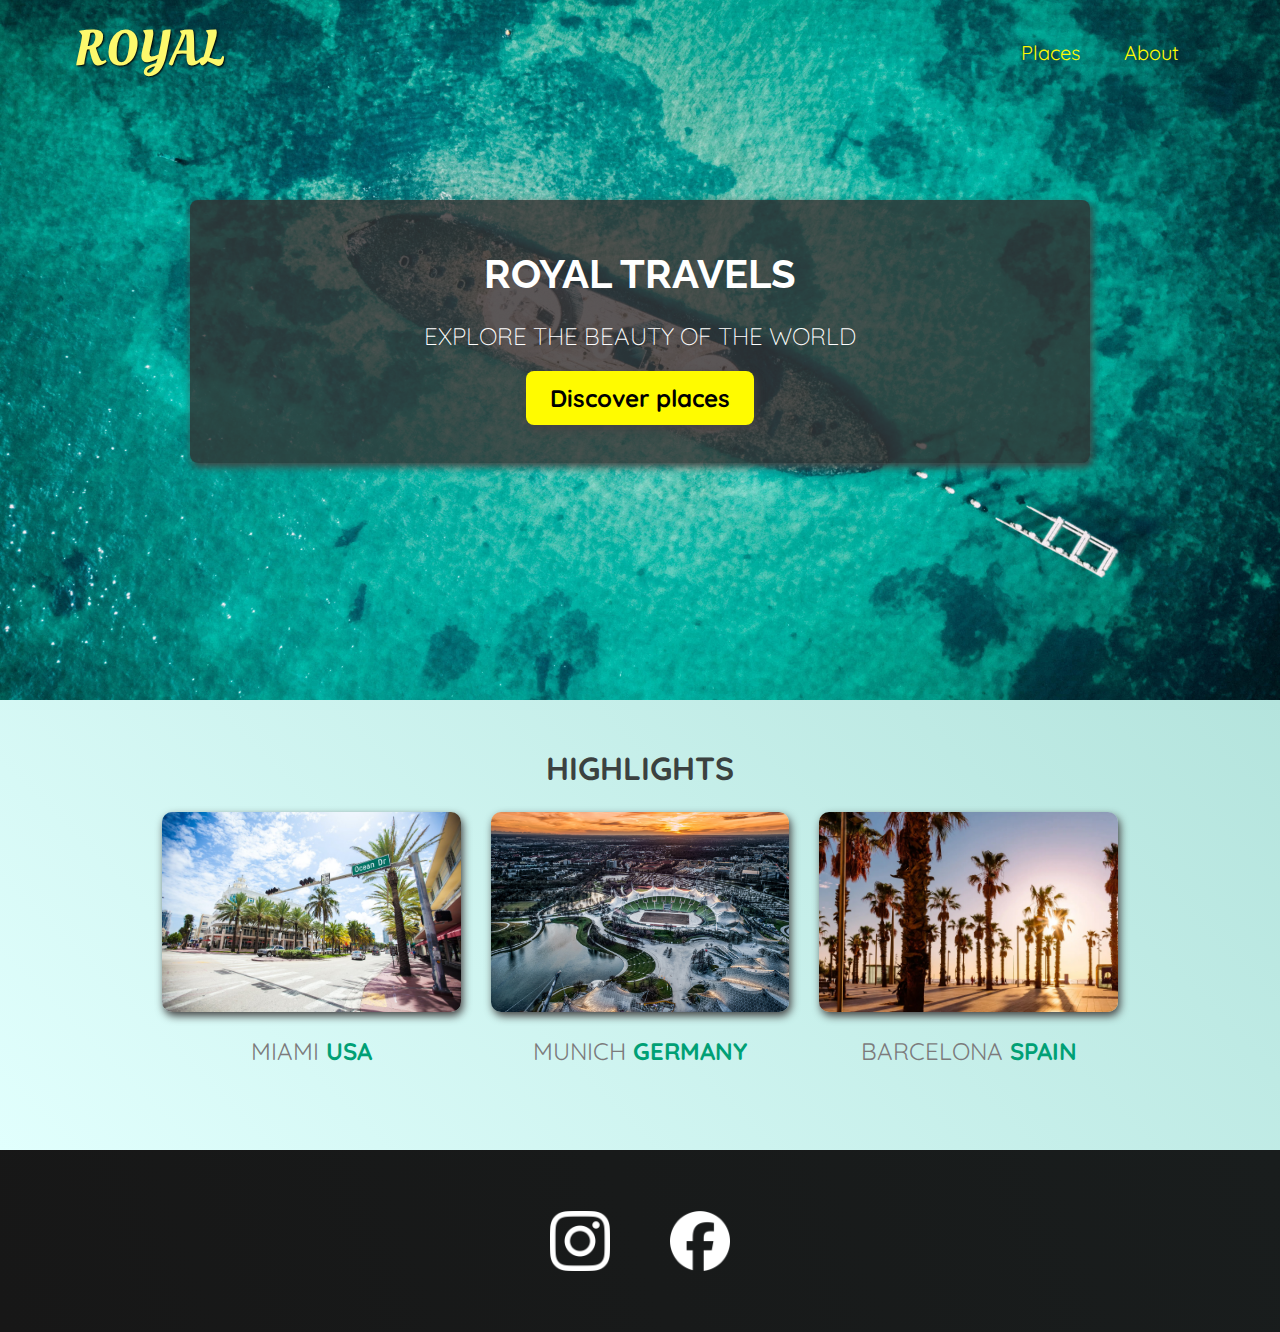
<file: TRAVEL-PAGE/index.html>
<!DOCTYPE html>
<html lang="en">
  <head>
    <meta charset="UTF-8" />
    <link rel="preconnect" href="https://fonts.googleapis.com" />
    <link rel="preconnect" href="https://fonts.gstatic.com" crossorigin />
    <link
      href="https://fonts.googleapis.com/css2?family=Oleo+Script:wght@700&family=Quicksand:wght@300;500&family=Raleway:wght@700&display=swap"
      rel="stylesheet"
    />
    <link rel="stylesheet" href="shared.css" />
    <link rel="stylesheet" href="style.css" />
    <title>Royal Travels</title>
  </head>
  <body>
    <header>
      <div id="page-logo">
        <a href="index.html">Royal</a>
      </div>
      <nav>
        <ul>
          <li><a href="index1.html">Places</a></li>
          <li><a href="">About</a></li>
        </ul>
      </nav>
    </header>
    <main>
      <section id="hero">
        <div id="hero-content">
          <h1>Royal Travels</h1>
          <p>EXPLORE THE BEAUTY OF THE WORLD</p>
          <a href="index1.html">Discover places</a>
        </div>
      </section>
      <section id="highlight">
        <h2>Highlights</h2>
        <ul id="destinations">
          <li class="destination">
            <img
              src="images/places/miami.jpg"
              alt="Miami streets on a sunny day"
            />
            <p>Miami <strong>USA</strong></p>
          </li>
          <li class="destination">
            <img
              src="images/places/munich.jpg"
              alt="Munich stadium in winter"
            />
            <p>Munich <strong>Germany</strong></p>
          </li>
          <li class="destination">
            <img src="images/places/barcelona.jpg" alt="Barcelona Seaside" />
            <p>Barcelona <strong>Spain</strong></p>
          </li>
        </ul>
      </section>
    </main>
    <footer>
      <ul>
        <li>
          <a href="https://www.instagram.com"
            ><img src="images/icons/instagram.png" alt="Instagram Icon"
          /></a>
        </li>
        <li>
          <a href="https://www.facebook.com"
            ><img src="images/icons/facebook.png" alt="Facebook Icon"
          /></a>
        </li>
      </ul>
    </footer>
  </body>
</html>
</file>
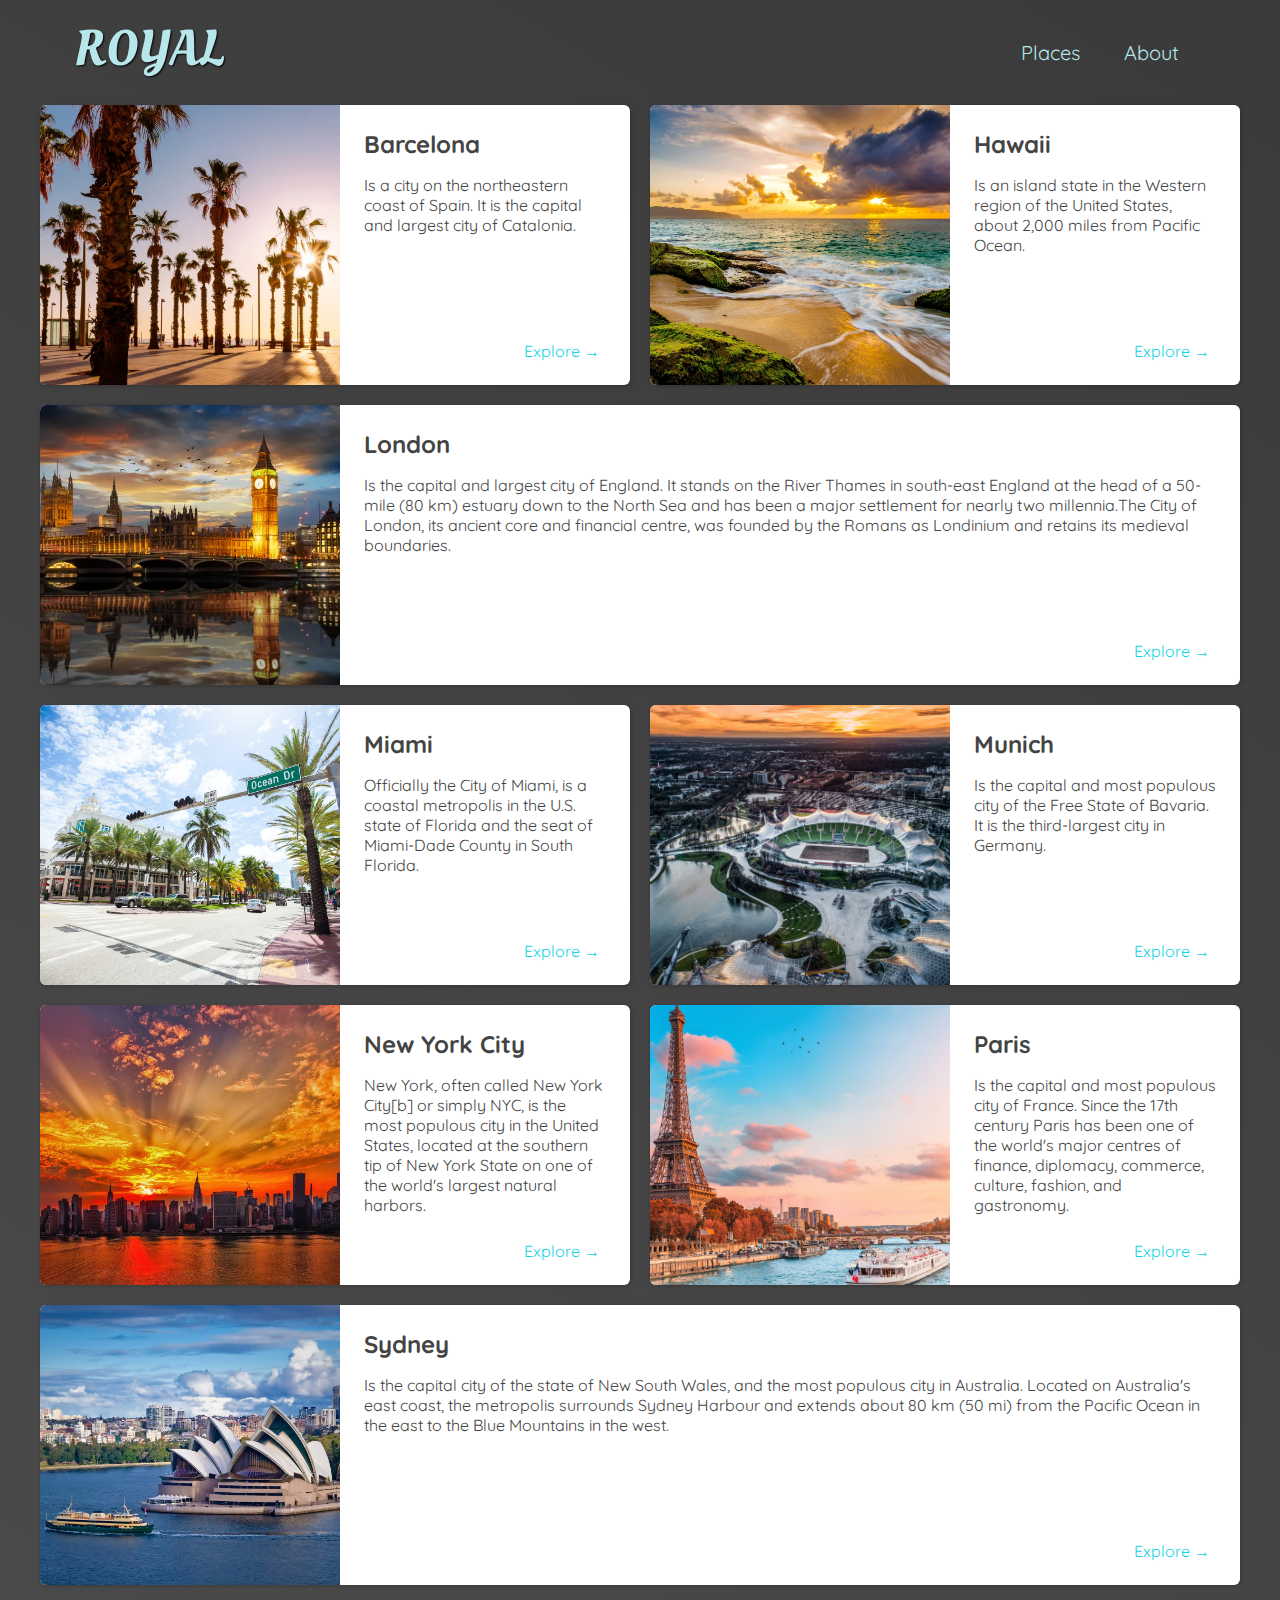
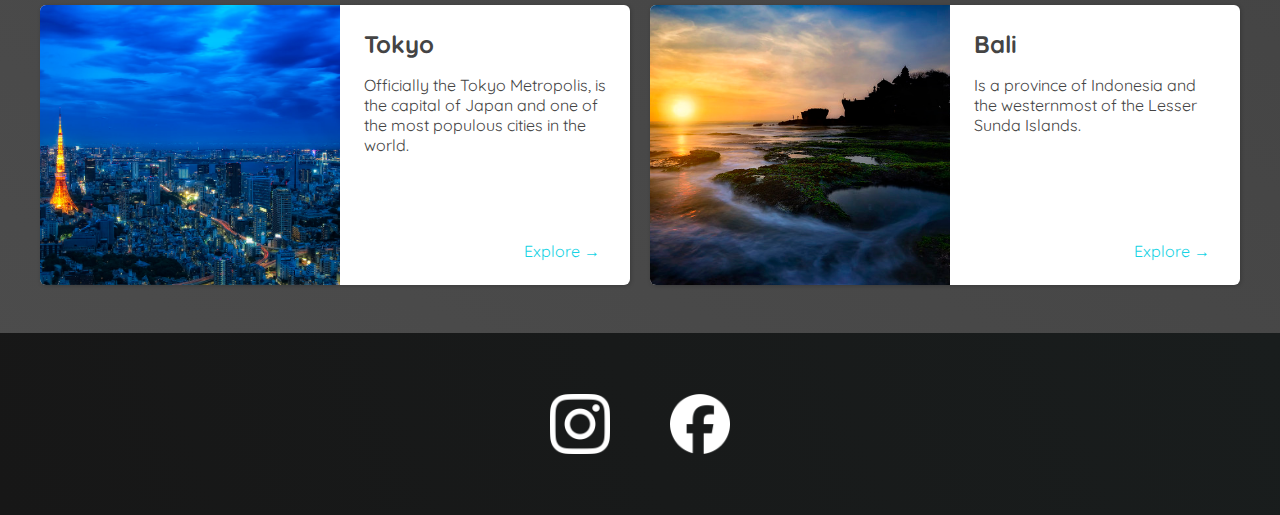
<file: TRAVEL-PAGE/index1.html>
<!DOCTYPE html>
<html lang="en">
  <head>
    <meta charset="UTF-8" />
    <link rel="preconnect" href="https://fonts.googleapis.com" />
    <link rel="preconnect" href="https://fonts.gstatic.com" crossorigin />
    <link
      href="https://fonts.googleapis.com/css2?family=Oleo+Script:wght@700&family=Quicksand:wght@300;500&family=Raleway:wght@700&display=swap"
      rel="stylesheet"
    />
    <link rel="stylesheet" href="shared.css" />
    <link rel="stylesheet" href="places.css" />
    <title>Royal</title>
  </head>
  <body>
    <header>
      <div id="page-logo">
        <a href="index.html">Royal</a>
      </div>
      <nav>
        <ul>
          <li><a href="index1.html">Places</a></li>
          <li><a href="">About</a></li>
        </ul>
      </nav>
    </header>
    <main>
      <ul>
        <li>
          <img src="images/places/barcelona.jpg" alt="City Of Barcelona" />
          <div class="item-content">
            <div>
              <h2>Barcelona</h2>
              <p>
                Is a city on the northeastern coast of Spain. It is the capital
                and largest city of Catalonia.
              </p>
            </div>
            <div class="actions">
              <a href="https://en.wikipedia.org/wiki/Barcelona">Explore &#x2192</a>
            </div>
          </div>
        </li>
        <li>
          <img src="images/places/hawaii.jpg" alt="Hawaii beach" />
          <div class="item-content">
            <div>
              <h2>Hawaii</h2>
              <p>
                Is an island state in the Western region of the United States,
                about 2,000 miles from Pacific Ocean.
              </p>
            </div>
            <div class="actions">
              <a href="https://en.wikipedia.org/wiki/Hawaii">Explore &#x2192</a>
            </div>
          </div>
        </li>
        <li>
          <img src="images/places/london.jpg" alt="London city" />
          <div class="item-content">
            <div>
              <h2>London</h2>
              <p>
                Is the capital and largest city of England. It stands on the
                River Thames in south-east England at the head of a 50-mile (80
                km) estuary down to the North Sea and has been a major
                settlement for nearly two millennia.The City of London, its
                ancient core and financial centre, was founded by the Romans as
                Londinium and retains its medieval boundaries.
              </p>
            </div>
            <div class="actions">
              <a href="https://en.wikipedia.org/wiki/London">Explore &#x2192</a>
            </div>
          </div>
        </li>
        <li>
          <img src="images/places/miami.jpg" alt="Miami streets" />
          <div class="item-content">
            <div>
              <h2>Miami</h2>
              <p>
                Officially the City of Miami, is a coastal metropolis in the
                U.S. state of Florida and the seat of Miami-Dade County in South
                Florida.
              </p>
            </div>
            <div class="actions">
              <a href="https://en.wikipedia.org/wiki/Miami">Explore &#x2192</a>
            </div>
          </div>
        </li>
        <li>
          <img src="images/places/munich.jpg" alt="Munich football stadium" />
          <div class="item-content">
            <div>
              <h2>Munich</h2>
              <p>
                Is the capital and most populous city of the Free State of
                Bavaria. It is the third-largest city in Germany.
              </p>
            </div>
            <div class="actions">
              <a href="https://en.wikipedia.org/wiki/Munich">Explore &#x2192</a>
            </div>
          </div>
        </li>
        <li>
          <img src="images/places/nyc.jpg" alt="New York City skyline" />
          <div class="item-content">
            <div>
              <h2>New York City</h2>
              <p>
                New York, often called New York City[b] or simply NYC, is the
                most populous city in the United States, located at the southern
                tip of New York State on one of the world's largest natural
                harbors.
              </p>
            </div>
            <div class="actions">
              <a href="https://en.wikipedia.org/wiki/New_York_City">Explore &#x2192</a>
            </div>
          </div>
        </li>
        <li>
          <img src="images/places/paris.jpg" alt="Paris city" />
          <div class="item-content">
            <div>
              <h2>Paris</h2>
              <p>
                Is the capital and most populous city of France. Since the 17th
                century Paris has been one of the world's major centres of
                finance, diplomacy, commerce, culture, fashion, and gastronomy.
              </p>
            </div>
            <div class="actions">
              <a href="https://en.wikipedia.org/wiki/paris">Explore &#x2192</a>
            </div>
          </div>
        </li>
        <li>
          <img src="images/places/sydney.jpg" alt="Sydney beach" />
          <div class="item-content">
            <div>
              <h2>Sydney</h2>
              <p>
                Is the capital city of the state of New South Wales, and the
                most populous city in Australia. Located on Australia's east coast, the metropolis surrounds Sydney Harbour and extends about 80 km (50 mi) from the Pacific Ocean in the east to the Blue Mountains in the west.
              </p>
            </div>
            <div class="actions">
              <a href="https://en.wikipedia.org/wiki/Sydney">Explore &#x2192</a>
            </div>
          </div>
        </li>
        <li>
          <img src="images/places/tokyo.jpg" alt="Tokyo skyline" />
          <div class="item-content">
            <div>
              <h2>Tokyo</h2>
              <p>
                Officially the Tokyo Metropolis, is the capital of Japan and one
                of the most populous cities in the world.
              </p>
            </div>
            <div class="actions">
              <a href="https://en.wikipedia.org/wiki/tokyo">Explore &#x2192</a>
            </div>
          </div>
        </li>
        <li>
          <img src="images/places/Bali.jpg" alt="Bali beach" />
          <div class="item-content">
            <div>
              <h2>Bali</h2>
              <p>
                Is a province of Indonesia and the westernmost of the Lesser
                Sunda Islands.
              </p>
            </div>
            <div class="actions">
              <a href="https://en.wikipedia.org/wiki/Bali">Explore &#x2192</a>
            </div>
          </div>
        </li>
      </ul>
    </main>
    <footer>
      <ul>
        <li>
          <a href="https://www.instagram.com"
            ><img src="images/icons/instagram.png" alt="Instagram Icon"
          /></a>
        </li>
        <li>
          <a href="https://www.facebook.com"
            ><img src="images/icons/facebook.png" alt="Facebook Icon"
          /></a>
        </li>
      </ul>
    </footer>
  </body>
</html>
</file>
<file: TRAVEL-PAGE/shared.css>
body {
  font-family: "Quicksand", sans-serif;
  margin: 0;
}

ul {
  list-style: none;
  padding: 0;
  margin: 25px;
}

header {
  display: flex;
  justify-content: space-between;
  padding: 15px 5%;
  position: absolute;
  width: 100%;
  box-sizing: border-box;
  top: 0;
  left: 0;
}

header ul {
  display: flex;
}

header li {
  margin-left: 20px;
}

footer {
  background: linear-gradient(70deg, rgb(23, 23, 23), rgb(25, 29, 29));
  padding: 36px 0;
}

footer ul {
  display: flex;
  justify-content: center;
  flex-wrap: wrap;
}

footer li {
  width: 60px;
  height: 60px;
  margin: 0 30px;
}

footer img {
  width: 100%;
  height: 100%;
}

#page-logo a {
  font-family: "Oleo Script", sans-serif;
  padding: 10px;
  color: rgb(252, 249, 108);
  font-size: 50px;
  text-decoration: none;
  text-transform: uppercase;
  text-shadow: 1px 1px 2px black;
}

header ul a {
  color: rgb(255, 251, 0);
  text-decoration: none;
  font-size: 20px;
  padding: 12px;
  border-radius: 6px;
}

header ul a:hover {
  color: rgb(77, 77, 77);
  background-color: rgb(255, 251, 0);
  box-shadow: 1px 1px 2px rgba(0, 0, 0, 0.2);
}

/* Media Queries for responsiveness */
@media (max-width: 768px) {
  header {
    flex-direction: column;
    align-items: center;
  }
  
  header ul {
    flex-direction: column;
    align-items: center;
  }
  
  header li {
    margin-left: 0;
    margin-top: 10px;
  }

  #page-logo a {
    font-size: 40px;
  }

  header ul a {
    font-size: 18px;
    padding: 10px;
  }
}

@media (max-width: 480px) {
  header {
    padding: 10px 2%;
  }

  #page-logo a {
    font-size: 30px;
  }

  header ul a {
    font-size: 16px;
    padding: 8px;
  }

  footer li {
    width: 40px;
    height: 40px;
    margin: 0 15px;
  }
}
</file>
<file: TRAVEL-PAGE/style.css>
#hero {
  height: 700px;
  background-image: url(images/places/ocean.jpg);
  background-position: center;
  background-size: cover;
}

#hero-content {
  width: 90%;
  max-width: 900px;
  background-color: rgba(51, 47, 47, 0.8);
  box-shadow: 2px 4px 8px rgb(68, 67, 67);
  border-radius: 8px;
  text-align: center;
  margin: 0 auto;
  padding: 50px 0;
  position: relative;
  top: 200px;
}

#hero-content h1 {
  color: white;
  font-family: "Raleway", sans-serif;
  font-size: 2.5rem;
  text-transform: uppercase;
  margin: 0;
}

#hero-content p {
  color: white;
  font-size: 1.5rem;
  text-transform: uppercase;
  font-weight: 300;
  margin-bottom: 32px;
}

#hero-content a {
  background-color: rgb(255, 251, 0);
  color: black;
  text-decoration: none;
  border-radius: 8px;
  box-shadow: 2px 4px 8px rgb(68, 67, 67);
  padding: 12px 24px;
  font-size: 1.5rem;
  font-weight: bold;
}

#hero-content a:hover {
  background-color: rgb(255, 243, 0);
}

#destinations {
  display: flex;
  width: 80%;
  max-width: 1200px;
  margin: auto;
  margin-bottom: 40px;
  justify-content: center;
  flex-wrap: wrap;
}

#highlight {
  padding: 24px;
  background: linear-gradient(45deg, rgb(225, 255, 253), rgb(180, 228, 221));
}

#highlight h2 {
  text-align: center;
  text-transform: uppercase;
  color: rgb(59, 65, 64);
  font-size: 2rem;
  margin: 24px 0;
}

.destination p {
  text-transform: uppercase;
  text-align: center;
  font-size: 1.5rem;
  color: rgb(124, 123, 124);
  margin: 20px;
}

.destination strong {
  color: rgb(0, 160, 117);
}

.destination {
  margin: 0 15px;
  flex: 1 1 calc(33.333% - 30px);
  box-sizing: border-box;
}

.destination img {
  height: 200px;
  width: 100%;
  box-shadow: 2px 4px 8px rgb(68, 67, 67);
  border-radius: 10px;
  object-fit: cover;
}

/* Media Queries for responsiveness */
@media (max-width: 768px) {
  #hero {
    height: 500px;
  }

  #hero-content {
    width: 90%;
    padding: 30px 0;
    top: 100px;
  }

  #hero-content h1 {
    font-size: 2rem;
  }

  #hero-content p {
    font-size: 1.2rem;
  }

  #hero-content a {
    font-size: 1.2rem;
    padding: 10px 20px;
  }

  #destinations {
    width: 90%;
    flex-direction: column;
    align-items: center;
  }

  .destination {
    flex: 1 1 100%;
    margin-bottom: 30px;
  }
}

@media (max-width: 480px) {
  #hero {
    height: 400px;
  }

  #hero-content {
    padding: 20px 0;
    top: 50px;
  }

  #hero-content h1 {
    font-size: 1.5rem;
  }

  #hero-content p {
    font-size: 1rem;
  }

  #hero-content a {
    font-size: 1rem;
    padding: 8px 16px;
  }

  #highlight h2 {
    font-size: 1.5rem;
  }

  .destination p {
    font-size: 1.2rem;
  }
}
</file>
<file: TRAVEL-PAGE/places.css>
body {
  background: linear-gradient(30deg, rgb(77, 77, 77), rgb(58, 58, 58));
  color: rgb(68, 68, 68);
}

#page-logo a {
  color: rgb(183, 230, 235);
}

header {
  position: static;
}

header ul a {
  color: rgb(183, 230, 235);
}

header nav a:hover {
  background-color: rgb(183, 230, 235);
  color: rgb(59, 59, 59);
}

main ul {
  width: 100%;
  max-width: 1200px;
  margin: 0 auto 48px auto;
  display: grid;
  grid-template-columns: 1fr 1fr;
  gap: 20px 20px;
}

main li {
  display: flex;
  background-color: white;
  box-shadow: 1px 1px 4px rgba(0, 0, 0, 0.2);
  border-radius: 6px;
  overflow: hidden;
}

main li img {
  width: 100%;
  max-width: 300px;
  height: 280px;
  object-fit: cover;
}

main li:nth-of-type(3) {
  grid-column: 1 / span 2;
}

main li:nth-of-type(8) {
  grid-column: 1 / span 2;
}

.item-content {
  padding: 24px;
  display: flex;
  flex-direction: column;
  justify-content: space-between;
}

.item-content h2 {
  margin: 0;
}

.actions {
  text-align: right;
}

.actions a {
  padding: 6px;
  border-radius: 5px;
  color: rgb(22, 211, 228);
  text-decoration: none;
}

.actions a:hover {
  background-color: rgb(235, 253, 255);
}

/* Media Queries for responsiveness */
@media (max-width: 768px) {
  main ul {
    grid-template-columns: 1fr;
    gap: 15px 15px;
  }

  main li img {
    width: 100%;
    height: auto;
  }

  main li:nth-of-type(3),
  main li:nth-of-type(8) {
    grid-column: auto;
  }

  .item-content {
    padding: 16px;
  }
}

@media (max-width: 480px) {
  .item-content h2 {
    font-size: 1.2rem;
  }

  .actions a {
    padding: 4px;
    font-size: 0.9rem;
  }
}
</file>
